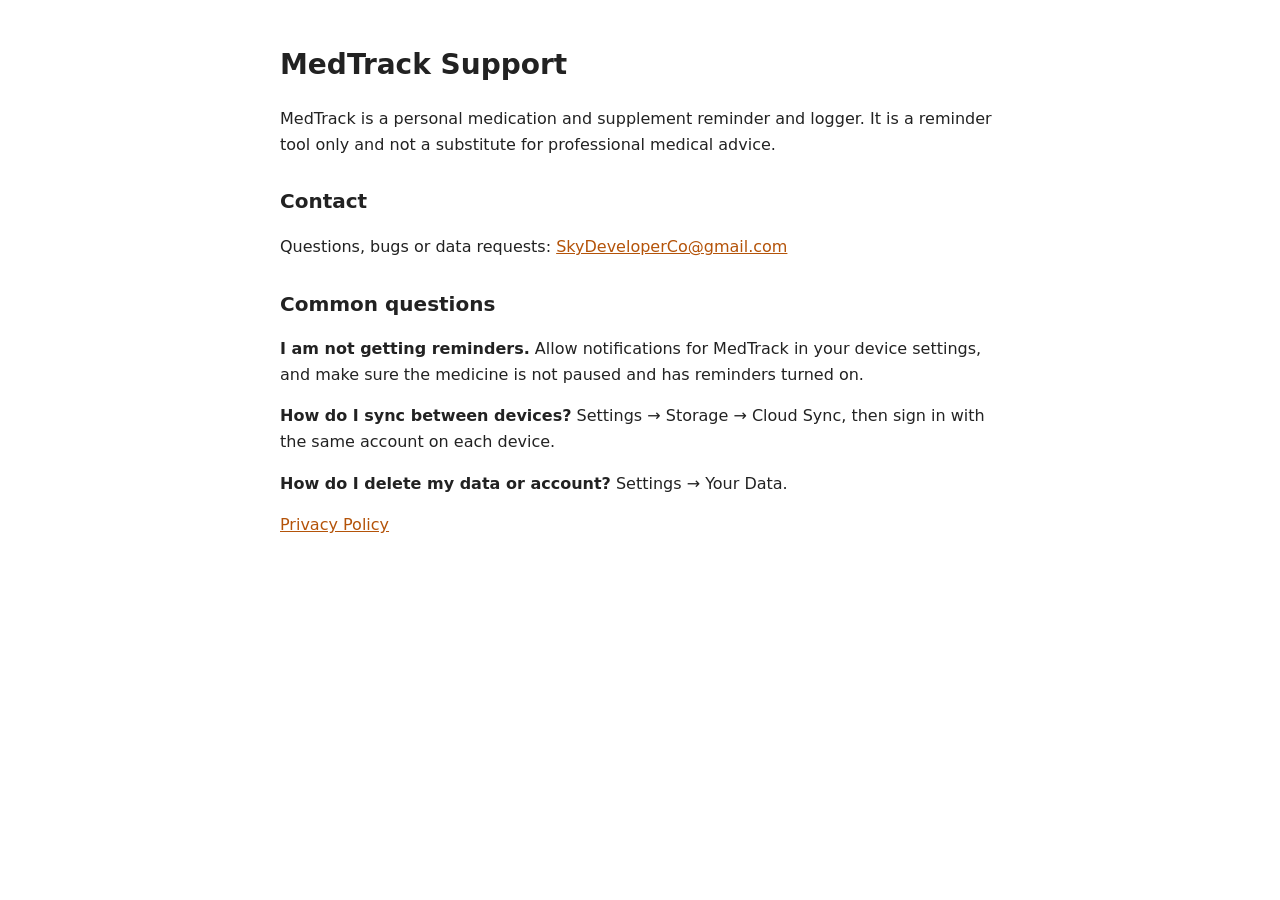
<file: index.html>
<!doctype html><html lang="en"><head><meta charset="utf-8"><meta name="viewport" content="width=device-width,initial-scale=1"><title>MedTrack Support</title><link rel="stylesheet" href="style.css"></head><body>
<h1>MedTrack Support</h1>
<p>MedTrack is a personal medication and supplement reminder and logger. It is a reminder tool only and not a substitute for professional medical advice.</p>
<h2>Contact</h2><p>Questions, bugs or data requests: <a href="mailto:SkyDeveloperCo@gmail.com">SkyDeveloperCo@gmail.com</a></p>
<h2>Common questions</h2>
<p><b>I am not getting reminders.</b> Allow notifications for MedTrack in your device settings, and make sure the medicine is not paused and has reminders turned on.</p>
<p><b>How do I sync between devices?</b> Settings &rarr; Storage &rarr; Cloud Sync, then sign in with the same account on each device.</p>
<p><b>How do I delete my data or account?</b> Settings &rarr; Your Data.</p>
<p><a href="privacy.html">Privacy Policy</a></p></body></html>
</file>
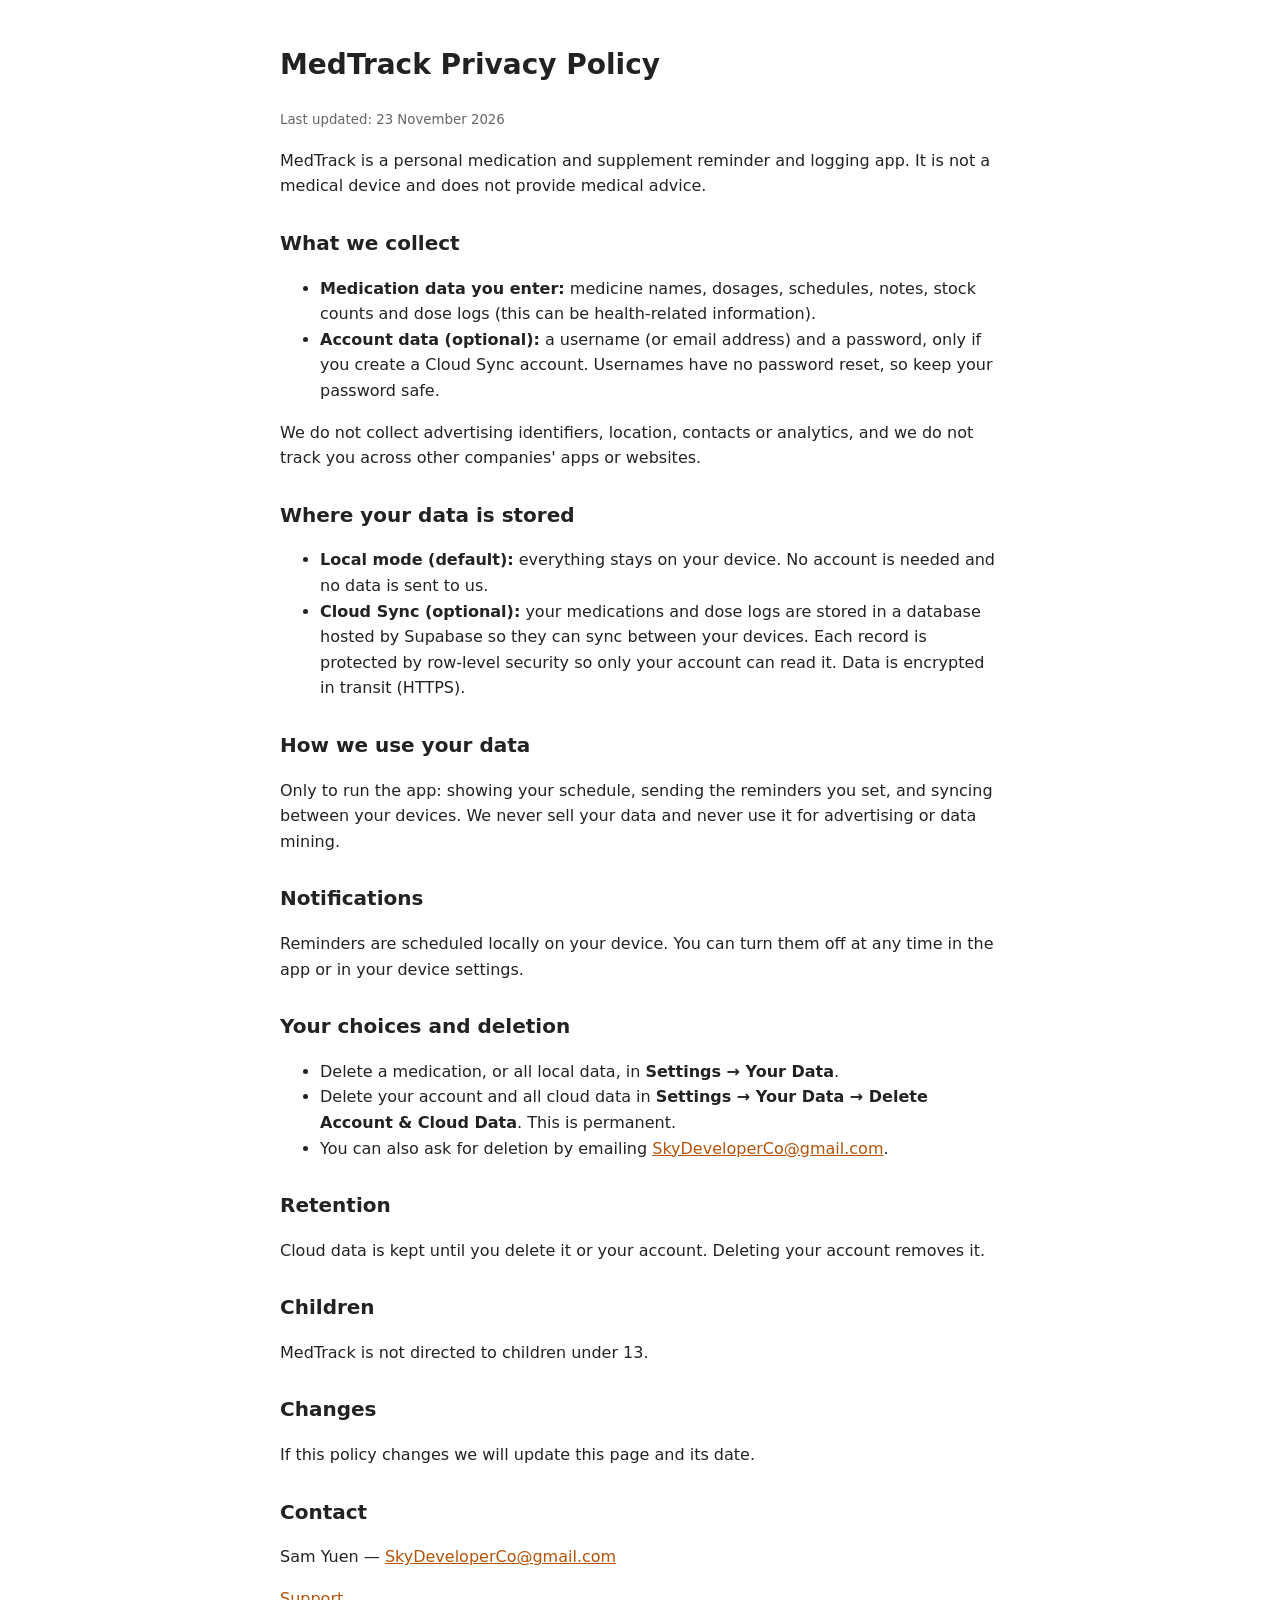
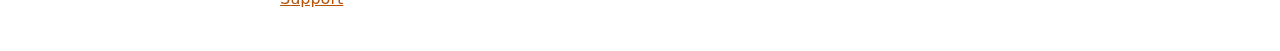
<file: privacy.html>
<!doctype html><html lang="en"><head><meta charset="utf-8"><meta name="viewport" content="width=device-width,initial-scale=1"><title>MedTrack Privacy Policy</title><link rel="stylesheet" href="style.css"></head><body>
<h1>MedTrack Privacy Policy</h1><small>Last updated: 23 November 2026</small>
<p>MedTrack is a personal medication and supplement reminder and logging app. It is not a medical device and does not provide medical advice.</p>
<h2>What we collect</h2>
<ul><li><b>Medication data you enter:</b> medicine names, dosages, schedules, notes, stock counts and dose logs (this can be health-related information).</li>
<li><b>Account data (optional):</b> a username (or email address) and a password, only if you create a Cloud Sync account. Usernames have no password reset, so keep your password safe.</li></ul>
<p>We do not collect advertising identifiers, location, contacts or analytics, and we do not track you across other companies' apps or websites.</p>
<h2>Where your data is stored</h2>
<ul><li><b>Local mode (default):</b> everything stays on your device. No account is needed and no data is sent to us.</li>
<li><b>Cloud Sync (optional):</b> your medications and dose logs are stored in a database hosted by Supabase so they can sync between your devices. Each record is protected by row-level security so only your account can read it. Data is encrypted in transit (HTTPS).</li></ul>
<h2>How we use your data</h2>
<p>Only to run the app: showing your schedule, sending the reminders you set, and syncing between your devices. We never sell your data and never use it for advertising or data mining.</p>
<h2>Notifications</h2>
<p>Reminders are scheduled locally on your device. You can turn them off at any time in the app or in your device settings.</p>
<h2>Your choices and deletion</h2>
<ul><li>Delete a medication, or all local data, in <b>Settings &rarr; Your Data</b>.</li>
<li>Delete your account and all cloud data in <b>Settings &rarr; Your Data &rarr; Delete Account &amp; Cloud Data</b>. This is permanent.</li>
<li>You can also ask for deletion by emailing <a href="mailto:SkyDeveloperCo@gmail.com">SkyDeveloperCo@gmail.com</a>.</li></ul>
<h2>Retention</h2><p>Cloud data is kept until you delete it or your account. Deleting your account removes it.</p>
<h2>Children</h2><p>MedTrack is not directed to children under 13.</p>
<h2>Changes</h2><p>If this policy changes we will update this page and its date.</p>
<h2>Contact</h2><p>Sam Yuen &mdash; <a href="mailto:SkyDeveloperCo@gmail.com">SkyDeveloperCo@gmail.com</a></p>
<p><a href="index.html">Support</a></p></body></html>
</file>
<file: style.css>
body{font:16px/1.6 -apple-system,system-ui,Segoe UI,Roboto,sans-serif;max-width:720px;margin:0 auto;padding:24px 16px;color:#222;background:#fff}
h1{font-size:28px}h2{margin-top:28px;font-size:20px}a{color:#b45309}small{color:#666}
@media(prefers-color-scheme:dark){body{background:#151515;color:#e8e8e8}a{color:#fbbf24}small{color:#aaa}}
</file>
